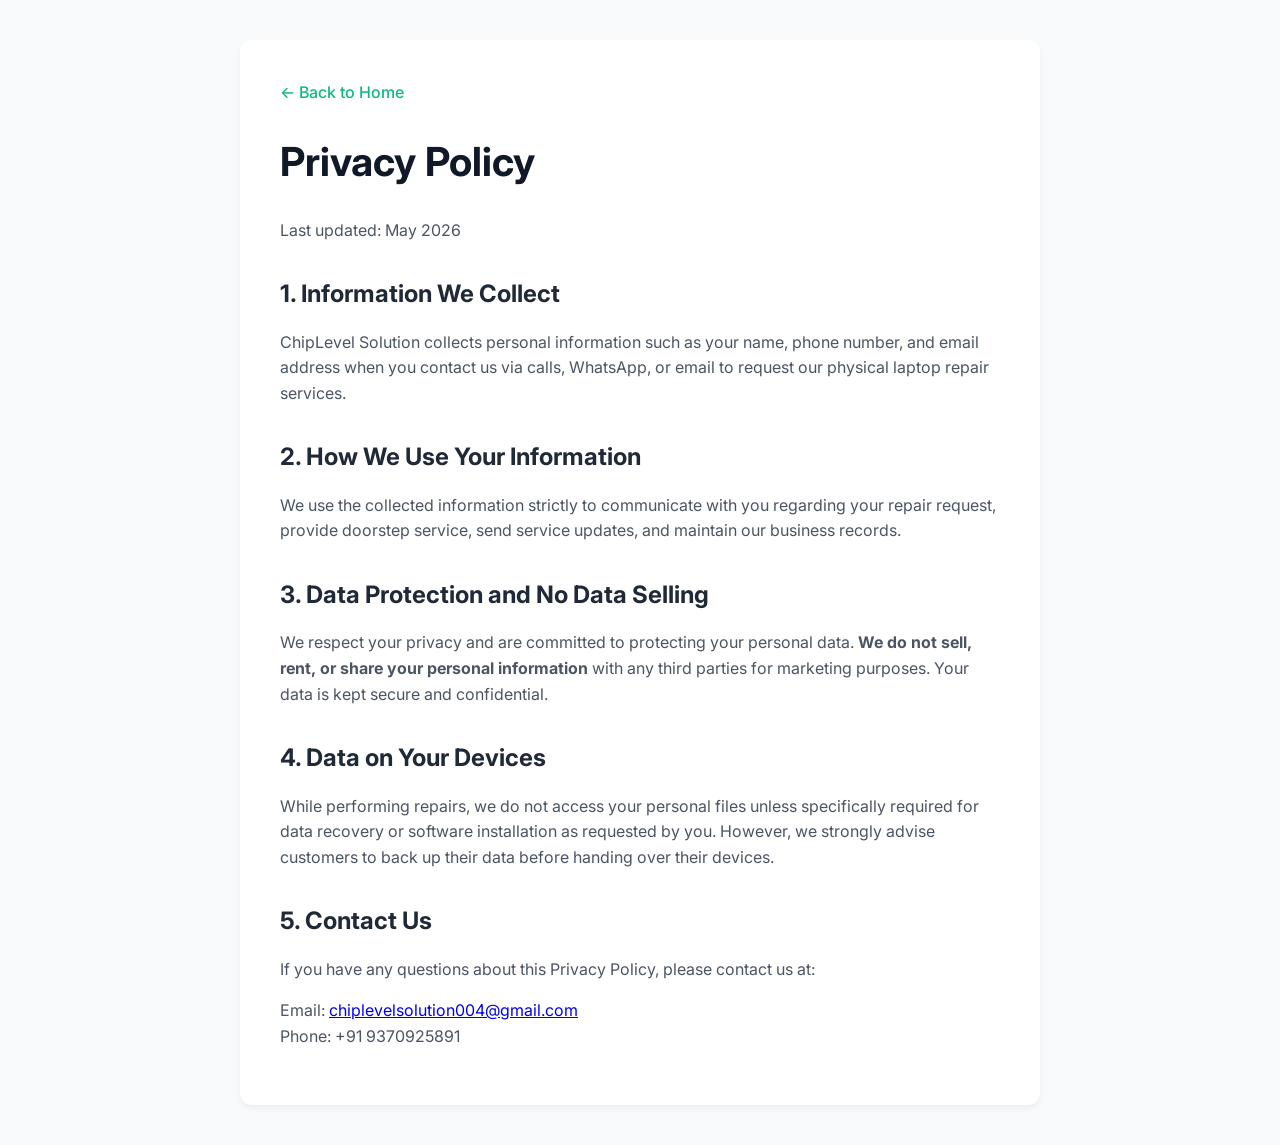
<file: privacy.html>
<!DOCTYPE html>
<html lang="en">
<head>
    <meta charset="UTF-8">
    <meta name="viewport" content="width=device-width, initial-scale=1.0">
    <title>Privacy Policy - ChipLevel Solution</title>
    <link rel="stylesheet" href="style.css">
    <link href="https://fonts.googleapis.com/css2?family=Inter:wght@400;500;600;700&display=swap" rel="stylesheet">
    <style>
        body { font-family: 'Inter', sans-serif; line-height: 1.6; color: #333; background: #f9fafb; margin: 0; padding: 0; }
        .legal-container { max-width: 800px; margin: 40px auto; padding: 40px; background: #fff; border-radius: 12px; box-shadow: 0 4px 6px rgba(0,0,0,0.05); }
        h1 { color: #111827; margin-bottom: 24px; font-size: 2.5rem; }
        h2 { color: #1f2937; margin-top: 32px; margin-bottom: 16px; font-size: 1.5rem; }
        p { margin-bottom: 16px; color: #4b5563; }
        .back-link { display: inline-block; margin-bottom: 24px; color: #10b981; text-decoration: none; font-weight: 500; }
        .back-link:hover { text-decoration: underline; }
    </style>
</head>
<body>
    <div class="legal-container">
        <a href="index.html" class="back-link">← Back to Home</a>
        <h1>Privacy Policy</h1>
        <p>Last updated: May 2026</p>

        <h2>1. Information We Collect</h2>
        <p>ChipLevel Solution collects personal information such as your name, phone number, and email address when you contact us via calls, WhatsApp, or email to request our physical laptop repair services.</p>

        <h2>2. How We Use Your Information</h2>
        <p>We use the collected information strictly to communicate with you regarding your repair request, provide doorstep service, send service updates, and maintain our business records.</p>

        <h2>3. Data Protection and No Data Selling</h2>
        <p>We respect your privacy and are committed to protecting your personal data. <strong>We do not sell, rent, or share your personal information</strong> with any third parties for marketing purposes. Your data is kept secure and confidential.</p>

        <h2>4. Data on Your Devices</h2>
        <p>While performing repairs, we do not access your personal files unless specifically required for data recovery or software installation as requested by you. However, we strongly advise customers to back up their data before handing over their devices.</p>

        <h2>5. Contact Us</h2>
        <p>If you have any questions about this Privacy Policy, please contact us at:</p>
        <p>Email: <a href="mailto:chiplevelsolution004@gmail.com">chiplevelsolution004@gmail.com</a><br>
        Phone: +91 9370925891</p>
    </div>
</body>
</html>
</file>
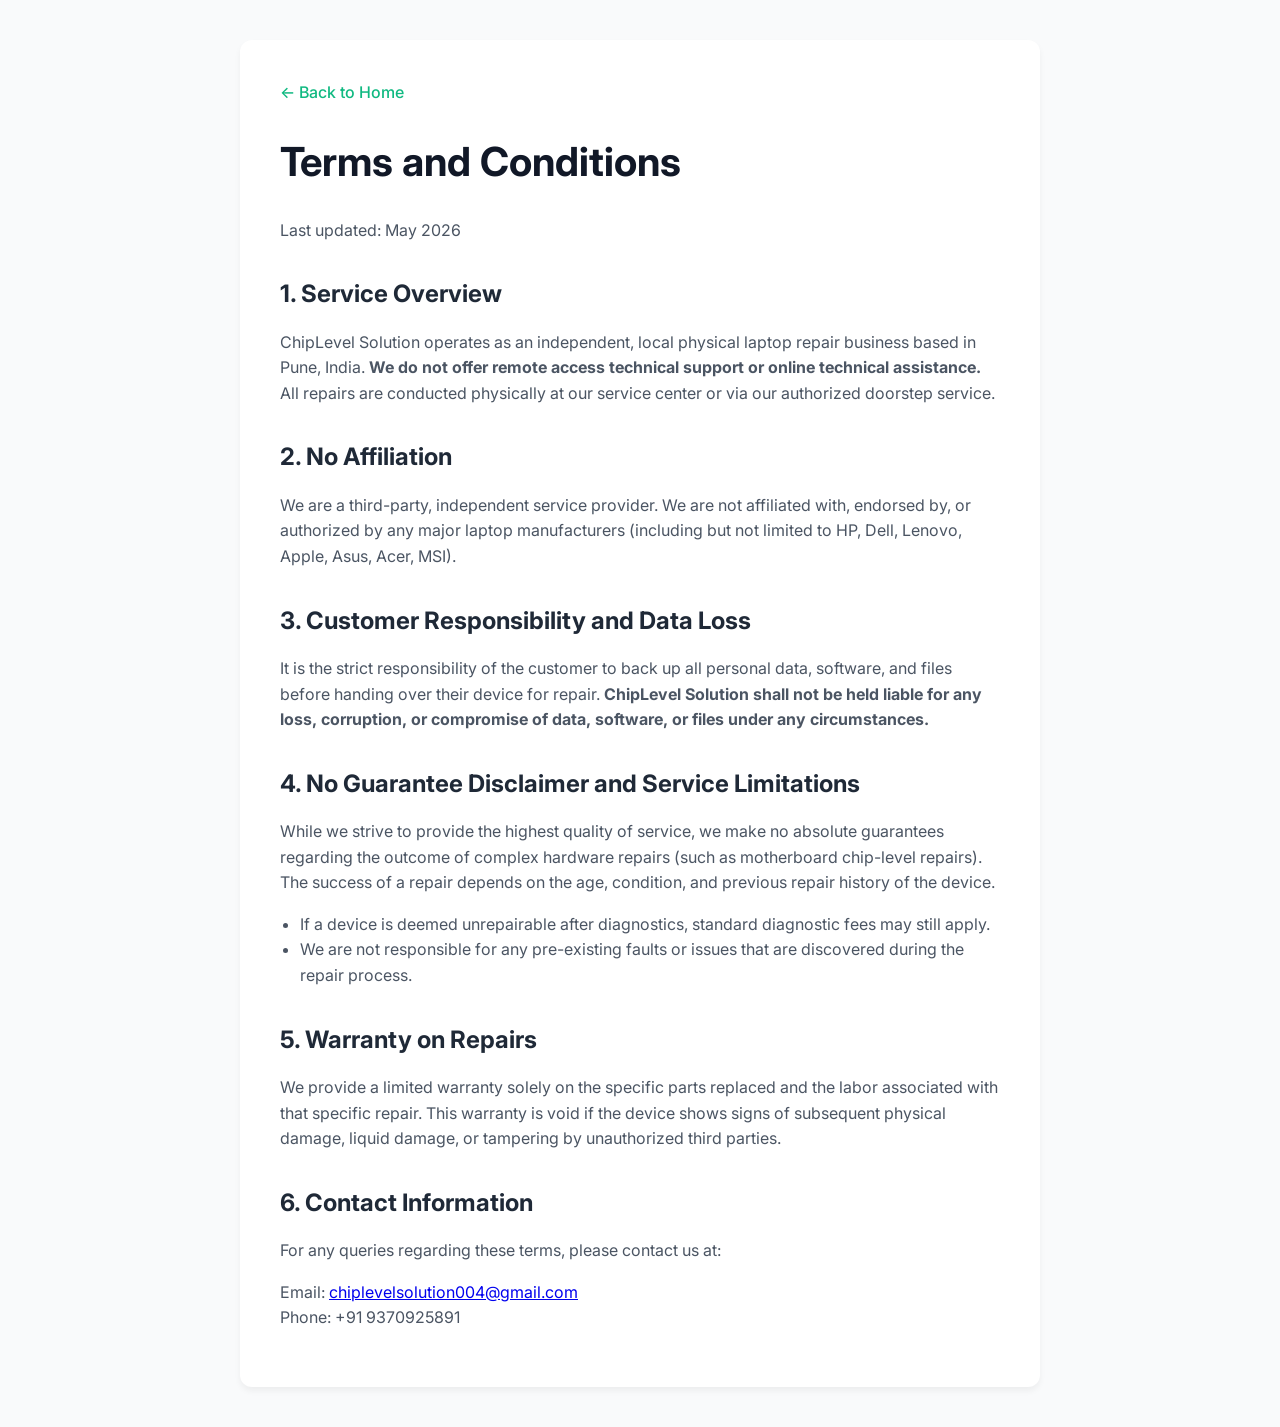
<file: terms.html>
<!DOCTYPE html>
<html lang="en">
<head>
    <meta charset="UTF-8">
    <meta name="viewport" content="width=device-width, initial-scale=1.0">
    <title>Terms & Conditions - ChipLevel Solution</title>
    <link rel="stylesheet" href="style.css">
    <link href="https://fonts.googleapis.com/css2?family=Inter:wght@400;500;600;700&display=swap" rel="stylesheet">
    <style>
        body { font-family: 'Inter', sans-serif; line-height: 1.6; color: #333; background: #f9fafb; margin: 0; padding: 0; }
        .legal-container { max-width: 800px; margin: 40px auto; padding: 40px; background: #fff; border-radius: 12px; box-shadow: 0 4px 6px rgba(0,0,0,0.05); }
        h1 { color: #111827; margin-bottom: 24px; font-size: 2.5rem; }
        h2 { color: #1f2937; margin-top: 32px; margin-bottom: 16px; font-size: 1.5rem; }
        p, ul { margin-bottom: 16px; color: #4b5563; }
        ul { padding-left: 20px; }
        .back-link { display: inline-block; margin-bottom: 24px; color: #10b981; text-decoration: none; font-weight: 500; }
        .back-link:hover { text-decoration: underline; }
    </style>
</head>
<body>
    <div class="legal-container">
        <a href="index.html" class="back-link">← Back to Home</a>
        <h1>Terms and Conditions</h1>
        <p>Last updated: May 2026</p>

        <h2>1. Service Overview</h2>
        <p>ChipLevel Solution operates as an independent, local physical laptop repair business based in Pune, India. <strong>We do not offer remote access technical support or online technical assistance.</strong> All repairs are conducted physically at our service center or via our authorized doorstep service.</p>

        <h2>2. No Affiliation</h2>
        <p>We are a third-party, independent service provider. We are not affiliated with, endorsed by, or authorized by any major laptop manufacturers (including but not limited to HP, Dell, Lenovo, Apple, Asus, Acer, MSI).</p>

        <h2>3. Customer Responsibility and Data Loss</h2>
        <p>It is the strict responsibility of the customer to back up all personal data, software, and files before handing over their device for repair. <strong>ChipLevel Solution shall not be held liable for any loss, corruption, or compromise of data, software, or files under any circumstances.</strong></p>

        <h2>4. No Guarantee Disclaimer and Service Limitations</h2>
        <p>While we strive to provide the highest quality of service, we make no absolute guarantees regarding the outcome of complex hardware repairs (such as motherboard chip-level repairs). The success of a repair depends on the age, condition, and previous repair history of the device.</p>
        <ul>
            <li>If a device is deemed unrepairable after diagnostics, standard diagnostic fees may still apply.</li>
            <li>We are not responsible for any pre-existing faults or issues that are discovered during the repair process.</li>
        </ul>

        <h2>5. Warranty on Repairs</h2>
        <p>We provide a limited warranty solely on the specific parts replaced and the labor associated with that specific repair. This warranty is void if the device shows signs of subsequent physical damage, liquid damage, or tampering by unauthorized third parties.</p>

        <h2>6. Contact Information</h2>
        <p>For any queries regarding these terms, please contact us at:</p>
        <p>Email: <a href="mailto:chiplevelsolution004@gmail.com">chiplevelsolution004@gmail.com</a><br>
        Phone: +91 9370925891</p>
    </div>
</body>
</html>
</file>
<file: style.css>
/* ============================
   CHIPLEVEL SOLUTION - STYLE.CSS
   ============================= */

@import url('https://fonts.googleapis.com/css2?family=Inter:wght@400;500;600;700;800;900&display=swap');

* {
    margin: 0;
    padding: 0;
    box-sizing: border-box;
    scroll-behavior: smooth;
}

html, body {
    max-width: 100%;
    overflow-x: hidden;
}

:root {
    --primary: #10b981;
    --primary-dark: #059669;
    --primary-light: #ecfdf5;
    --white: #ffffff;
    --light: #f8f9fa;
    --text-dark: #1a1a2e;
    --text-mid: #444;
    --text-light: #777;
    --border: #e5e7eb;
    --shadow: 0 2px 20px rgba(0, 0, 0, 0.08);
    --shadow-hover: 0 8px 30px rgba(0, 0, 0, 0.14);
    --radius: 12px;
}

body {
    font-family: 'Inter', sans-serif;
    color: var(--text-dark);
    background: var(--white);
    overflow-x: hidden;
}

/* ===== UTILITIES ===== */
.container {
    max-width: 1100px;
    margin: 0 auto;
    padding: 0 20px;
}

.section {
    padding: 70px 0;
}

.bg-light {
    background: var(--light);
}

.bg-white {
    background: var(--white);
}

.section-header {
    text-align: center;
    margin-bottom: 50px;
}

.section-header h2 {
    font-size: 32px;
    font-weight: 800;
    color: var(--text-dark);
    letter-spacing: 1px;
    margin-bottom: 10px;
}

.section-header p {
    color: var(--text-light);
    font-size: 16px;
}

/* ===== NAVBAR ===== */
.navbar {
    position: sticky;
    top: 0;
    z-index: 1000;
    background: var(--white);
    border-bottom: 1px solid var(--border);
    box-shadow: 0 1px 10px rgba(0, 0, 0, 0.06);
}

.nav-container {
    max-width: 1200px;
    margin: 0 auto;
    padding: 0 20px;
    display: flex;
    align-items: center;
    justify-content: space-between;
    height: 64px;
}

.brand-logo {
    text-decoration: none;
    font-size: 20px;
    font-weight: 800;
}

.brand-primary {
    color: var(--primary);
}

.brand-secondary {
    color: var(--text-dark);
}

.nav-links {
    display: flex;
    gap: 5px;
}

.nav-link {
    text-decoration: none;
    color: var(--text-mid);
    font-size: 15px;
    font-weight: 500;
    padding: 8px 14px;
    border-radius: 6px;
    transition: all 0.2s;
}

.nav-link:hover,
.nav-link.active {
    color: var(--primary);
}

.nav-link {
    position: relative;
}

.nav-link::after {
    content: '';
    position: absolute;
    width: 0;
    height: 2px;
    bottom: -2px;
    left: 50%;
    background-color: var(--primary);
    transition: all 0.3s cubic-bezier(0.25, 1, 0.5, 1);
    transform: translateX(-50%);
}

.nav-link:hover::after,
.nav-link.active::after {
    width: 80%;
}

.nav-call-btn {
    display: inline-flex;
    align-items: center;
    gap: 8px;
    background: var(--primary);
    color: white;
    text-decoration: none;
    font-weight: 700;
    font-size: 14px;
    padding: 10px 20px;
    border-radius: 50px;
    transition: background 0.2s, transform 0.2s;
    white-space: nowrap;
}

.nav-call-btn:hover {
    background: var(--primary-dark);
    transform: translateY(-1px);
}

.hamburger {
    display: none;
    flex-direction: column;
    gap: 5px;
    background: none;
    border: none;
    cursor: pointer;
    padding: 5px;
}

.hamburger span {
    display: block;
    width: 24px;
    height: 2px;
    background: var(--text-dark);
    border-radius: 2px;
    transition: 0.3s;
}

/* ===== HERO ===== */
.hero {
    position: relative;
    min-height: 480px;
    display: flex;
    align-items: center;
    justify-content: center;
    background: linear-gradient(135deg, #1a1a2e 0%, #16213e 60%, #0f3460 100%);
    text-align: center;
    padding: 80px 20px;
    overflow: hidden;
}

.hero-bg-anim {
    position: absolute;
    inset: -5%;
    width: 110%;
    height: 110%;
    background: url('https://images.unsplash.com/photo-1588872657578-7efd1f1555ed?w=1400&fit=crop') center/cover no-repeat;
    opacity: 0.15;
    animation: zoomBg 20s infinite alternate linear;
}

@keyframes zoomBg {
    from {
        transform: scale(1);
    }

    to {
        transform: scale(1.15);
    }
}

.hero-overlay {
    position: absolute;
    inset: 0;
    background: radial-gradient(circle at 20% 50%, rgba(16, 185, 129, 0.15) 0%, transparent 50%),
        radial-gradient(circle at 80% 80%, rgba(15, 52, 96, 0.5) 0%, transparent 50%);
    z-index: 0;
    animation: pulseOverlay 8s infinite alternate ease-in-out;
}

@keyframes pulseOverlay {
    from {
        opacity: 0.5;
    }

    to {
        opacity: 1;
    }
}

.hero-content {
    position: relative;
    z-index: 1;
    max-width: 750px;
}

.hero-badges {
    display: flex;
    flex-wrap: wrap;
    gap: 12px;
    justify-content: center;
    margin-bottom: 20px;
}

.hero-tagline {
    display: inline-block;
    background: rgba(16, 185, 129, 0.2);
    border: 1px solid rgba(16, 185, 129, 0.4);
    color: #34d399;
    font-size: 14px;
    font-weight: 600;
    padding: 6px 18px;
    border-radius: 50px;
    letter-spacing: 0.5px;
    box-shadow: 0 0 15px rgba(16, 185, 129, 0.4);
    animation: floatingTag 3s ease-in-out infinite;
}

.hero-tagline:nth-child(2) {
    animation-delay: 1.5s;
}

@keyframes floatingTag {
    0% {
        transform: translateY(0);
    }

    50% {
        transform: translateY(-5px);
    }

    100% {
        transform: translateY(0);
    }
}

.hero-content h1 {
    font-size: clamp(32px, 6vw, 56px);
    font-weight: 900;
    line-height: 1.15;
    margin-bottom: 18px;

    background: linear-gradient(90deg, #fff, #ecfdf5, #a7f3d0, #fff);
    background-size: 300% 100%;
    -webkit-background-clip: text;
    background-clip: text;
    -webkit-text-fill-color: transparent;
    animation: textShine 8s infinite linear;
}

@keyframes textShine {
    0% {
        background-position: 100% 50%;
    }

    100% {
        background-position: -200% 50%;
    }
}

.hero-sub {
    color: rgba(255, 255, 255, 0.75);
    font-size: 17px;
    margin-bottom: 36px;
    line-height: 1.6;
}

.hero-actions {
    display: flex;
    gap: 16px;
    justify-content: center;
    flex-wrap: wrap;
}

.btn-primary-call {
    display: inline-flex;
    align-items: center;
    gap: 8px;
    background: var(--primary);
    color: white;
    text-decoration: none;
    font-weight: 800;
    font-size: 18px;
    padding: 16px 36px;
    border-radius: 50px;
    animation: heroPulse 1.4s infinite;
    transition: background 0.2s;
}

.btn-primary-call:hover {
    background: var(--primary-dark);
}

@keyframes heroPulse {
    0% {
        box-shadow: 0 0 0 0 rgba(16, 185, 129, 0.7);
        transform: scale(1);
    }

    50% {
        box-shadow: 0 0 0 18px rgba(16, 185, 129, 0);
        transform: scale(1.04);
    }

    100% {
        box-shadow: 0 0 0 0 rgba(16, 185, 129, 0);
        transform: scale(1);
    }
}

.btn-outline {
    display: inline-flex;
    align-items: center;
    gap: 8px;
    border: 2px solid rgba(255, 255, 255, 0.5);
    color: white;
    text-decoration: none;
    font-weight: 700;
    font-size: 16px;
    padding: 14px 30px;
    border-radius: 50px;
    transition: all 0.2s;
}

.btn-outline:hover {
    background: rgba(255, 255, 255, 0.15);
    border-color: white;
}

/* ===== SERVICES GRID ===== */
.services-grid {
    display: grid;
    grid-template-columns: repeat(2, 1fr);
    gap: 24px;
}

.service-card {
    background: var(--white);
    border-radius: var(--radius);
    overflow: hidden;
    box-shadow: var(--shadow);
    border: 1px solid var(--border);
    transition: box-shadow 0.3s, transform 0.3s;
}

.service-card:hover {
    box-shadow: var(--shadow-hover);
    transform: translateY(-4px);
}

.service-card img {
    width: 100%;
    height: 200px;
    object-fit: cover;
    display: block;
    transition: transform 0.6s cubic-bezier(0.25, 1, 0.5, 1);
}

.service-card:hover img {
    transform: scale(1.08);
}

.service-info {
    padding: 18px 20px;
    display: flex;
    align-items: center;
    justify-content: space-between;
    flex-wrap: wrap;
    gap: 12px;
}

.service-info h3 {
    font-size: 16px;
    font-weight: 700;
    color: var(--text-dark);
}

.service-call-btn {
    display: inline-flex;
    align-items: center;
    gap: 6px;
    background: var(--primary);
    color: white;
    text-decoration: none;
    font-size: 13px;
    font-weight: 700;
    padding: 9px 16px;
    border-radius: 50px;
    transition: background 0.2s, transform 0.2s;
    white-space: nowrap;
}

.service-call-btn:hover {
    background: var(--primary-dark);
    transform: scale(1.04);
}

/* ===== BRANDS BAR ===== */
.brands-section {
    background: var(--white);
    padding: 30px 0;
    border-top: 1px solid var(--border);
    border-bottom: 1px solid var(--border);
}

.brands-wrapper {
    display: flex;
    align-items: center;
    justify-content: center;
    gap: 40px;
    flex-wrap: wrap;
}

.brands-title {
    font-size: 14px;
    font-weight: 700;
    color: var(--text-light);
    text-transform: uppercase;
    letter-spacing: 1px;
}

.brands-grid {
    display: flex;
    gap: 30px;
    align-items: center;
    flex-wrap: wrap;
    justify-content: center;
}

.brands-grid span {
    font-size: 18px;
    font-weight: 900;
    color: #cbd5e1;
    transition: color 0.3s;
    user-select: none;
}

.brands-grid span:hover {
    color: var(--primary);
}

@media (max-width: 768px) {
    .brands-wrapper {
        flex-direction: column;
        gap: 20px;
    }
}

/* ===== WHY US ===== */
.why-grid {
    display: grid;
    grid-template-columns: repeat(auto-fit, minmax(220px, 1fr));
    gap: 24px;
}

.why-card {
    background: var(--white);
    border: 1px solid var(--border);
    border-radius: var(--radius);
    padding: 30px 24px;
    text-align: center;
    box-shadow: var(--shadow);
    transition: transform 0.3s, box-shadow 0.3s;
}

.why-card:hover {
    transform: translateY(-4px);
    box-shadow: var(--shadow-hover);
}

.why-icon {
    font-size: 36px;
    margin-bottom: 14px;
}

.why-card h3 {
    font-size: 17px;
    font-weight: 700;
    margin-bottom: 10px;
    color: var(--text-dark);
}

.why-card p {
    font-size: 14px;
    color: var(--text-light);
    line-height: 1.6;
}

/* ===== ACHIEVEMENTS ===== */
.achievements-grid {
    display: grid;
    grid-template-columns: repeat(2, 1fr);
    gap: 20px;
}

.achievement-card {
    background: var(--white);
    border: 1px solid var(--border);
    border-radius: var(--radius);
    padding: 36px 20px;
    text-align: center;
    box-shadow: var(--shadow);
    transition: transform 0.3s;
}

.achievement-card:hover {
    transform: translateY(-3px);
}

.achievement-num {
    display: block;
    font-size: clamp(36px, 6vw, 52px);
    font-weight: 900;
    color: var(--primary);
    margin-bottom: 8px;
}

.achievement-card p {
    font-size: 14px;
    color: var(--text-mid);
    font-weight: 600;
}

/* ===== CONTACT ===== */
.contact-grid {
    display: grid;
    grid-template-columns: repeat(auto-fit, minmax(220px, 1fr));
    gap: 20px;
}

.contact-card {
    background: var(--white);
    border: 1px solid var(--border);
    border-radius: var(--radius);
    padding: 34px 20px;
    text-align: center;
    box-shadow: var(--shadow);
    transition: transform 0.3s;
}

.contact-card:hover {
    transform: translateY(-3px);
}

.contact-icon-wrap {
    width: 60px;
    height: 60px;
    border-radius: 50%;
    display: flex;
    align-items: center;
    justify-content: center;
    font-size: 24px;
    margin: 0 auto 16px;
}

.contact-icon-wrap.primary {
    background: var(--primary);
}

.contact-card h3 {
    font-size: 16px;
    font-weight: 700;
    margin-bottom: 8px;
    color: var(--text-dark);
}

.contact-card a,
.contact-card p {
    color: var(--text-light);
    font-size: 14px;
    text-decoration: none;
}

.contact-card a:hover {
    color: var(--primary);
}

/* ===== DISCLAIMER ===== */
.disclaimer-section {
    padding: 50px 0;
    background: #fff;
    border-top: 1px solid var(--border);
}

.disclaimer-section h2 {
    font-size: 22px;
    font-weight: 800;
    margin-bottom: 16px;
    color: var(--text-dark);
}

.disclaimer-section p {
    font-size: 14px;
    color: var(--text-light);
    line-height: 1.8;
    margin-bottom: 12px;
    max-width: 800px;
}

.disclaimer-section strong {
    color: var(--text-mid);
}

/* ===== FOOTER ===== */
.site-footer {
    background: #1a1a2e;
    color: rgba(255, 255, 255, 0.7);
    padding: 60px 0 0;
}

.footer-grid {
    display: grid;
    grid-template-columns: 2fr 1fr 1fr 1.5fr;
    gap: 40px;
    padding-bottom: 40px;
}

.footer-brand {
    font-size: 20px;
    font-weight: 800;
    margin-bottom: 14px;
    color: white;
}

.footer-col p {
    font-size: 14px;
    line-height: 1.7;
    margin-bottom: 16px;
}

.social-links {
    display: flex;
    gap: 10px;
}

.social-links a {
    width: 36px;
    height: 36px;
    background: rgba(255, 255, 255, 0.08);
    border-radius: 50%;
    display: flex;
    align-items: center;
    justify-content: center;
    text-decoration: none;
    color: white;
    font-size: 12px;
    font-weight: 700;
    transition: background 0.2s;
    text-transform: uppercase;
}

.social-links a:hover {
    background: var(--primary);
}

.footer-col h4 {
    font-size: 14px;
    font-weight: 700;
    color: white;
    margin-bottom: 16px;
    text-transform: uppercase;
    letter-spacing: 0.5px;
}

.footer-col ul {
    list-style: none;
    display: flex;
    flex-direction: column;
    gap: 8px;
}

.footer-col ul li,
.footer-col ul li a {
    font-size: 14px;
    color: rgba(255, 255, 255, 0.6);
    text-decoration: none;
    transition: color 0.2s;
}

.footer-col ul li a:hover {
    color: var(--primary);
}

.contact-info-list li {
    display: flex;
    gap: 8px;
    align-items: flex-start;
}

.contact-info-list span {
    font-size: 14px;
}

.footer-bottom {
    border-top: 1px solid rgba(255, 255, 255, 0.08);
    text-align: center;
    padding: 20px;
    font-size: 13px;
    color: rgba(255, 255, 255, 0.4);
}

/* ===== FLOATING BUTTONS ===== */
.fab-container {
    position: fixed;
    bottom: 28px;
    right: 28px;
    z-index: 9999;
    display: flex;
    flex-direction: column;
    gap: 15px;
}

.fab-call,
.fab-whatsapp {
    width: 62px;
    height: 62px;
    border-radius: 50%;
    display: flex;
    align-items: center;
    justify-content: center;
    text-decoration: none;
    transition: transform 0.3s;
    box-shadow: 0 4px 20px rgba(0, 0, 0, 0.2);
}

.fab-call {
    background: var(--primary);
    box-shadow: 0 4px 20px rgba(16, 185, 129, 0.5);
    animation: fabPop 0.5s ease 1s both, fabBounce 1.6s ease 1.5s infinite;
    position: relative;
}

.fab-whatsapp {
    background: #25d366;
    box-shadow: 0 4px 20px rgba(37, 211, 102, 0.4);
    position: relative;
}

.fab-call:hover,
.fab-whatsapp:hover {
    transform: scale(1.1);
}

.fab-icon {
    display: flex;
    align-items: center;
    justify-content: center;
    font-size: 26px;
    line-height: 1;
}

.fab-icon svg {
    width: 32px;
    height: 32px;
}

.fab-ripple {
    position: absolute;
    width: 100%;
    height: 100%;
    border-radius: 50%;
    border: 2px solid var(--primary);
    animation: ripple 1.6s infinite;
}

.fab-ripple.delay {
    animation-delay: 0.6s;
}

@keyframes fabBounce {

    0%,
    100% {
        transform: scale(1);
    }

    50% {
        transform: scale(1.1);
    }
}

@keyframes ripple {
    0% {
        transform: scale(1);
        opacity: 0.8;
    }

    100% {
        transform: scale(2.2);
        opacity: 0;
    }
}

/* ===== ANIMATIONS ===== */

/* Section heading animated red underline */
.section-header h2 {
    display: inline-block;
    position: relative;
    padding-bottom: 12px;
}

.section-header h2::after {
    content: '';
    position: absolute;
    bottom: 0;
    left: 50%;
    transform: translateX(-50%);
    width: 0;
    height: 4px;
    background: var(--primary);
    border-radius: 2px;
    transition: width 0.7s ease;
}

.section-header h2.line-visible::after {
    width: 60px;
}

/* Shimmer on service call buttons */
.service-call-btn {
    position: relative;
    overflow: hidden;
}

.service-call-btn::after {
    content: '';
    position: absolute;
    top: 0;
    left: -80%;
    width: 50%;
    height: 100%;
    background: linear-gradient(to right, transparent, rgba(255, 255, 255, 0.3), transparent);
    transform: skewX(-20deg);
    animation: shimmer 2.5s infinite;
}

@keyframes shimmer {
    0% {
        left: -80%;
    }

    100% {
        left: 160%;
    }
}

/* Stagger fade-in delays for cards */
.service-card:nth-child(1) {
    transition-delay: 0s;
}

.service-card:nth-child(2) {
    transition-delay: 0.1s;
}

.service-card:nth-child(3) {
    transition-delay: 0.2s;
}

.service-card:nth-child(4) {
    transition-delay: 0.3s;
}

.service-card:nth-child(5) {
    transition-delay: 0.4s;
}

.service-card:nth-child(6) {
    transition-delay: 0.5s;
}

.service-card:nth-child(7) {
    transition-delay: 0.6s;
}

/* Achievement number pulse on reveal */
@keyframes countPop {
    0% {
        transform: scale(0.5);
        opacity: 0;
    }

    70% {
        transform: scale(1.15);
    }

    100% {
        transform: scale(1);
        opacity: 1;
    }
}

.achievement-num.pop {
    animation: countPop 0.6s ease forwards;
}

/* Why-us icon bounce */
.why-card:hover .why-icon {
    animation: bounce 0.5s ease;
}

@keyframes bounce {
    0% {
        transform: translateY(0);
    }

    40% {
        transform: translateY(-10px);
    }

    70% {
        transform: translateY(-5px);
    }

    100% {
        transform: translateY(0);
    }
}

/* Navbar animated border bottom on scroll */
.navbar.scrolled {
    border-bottom: 2px solid var(--primary);
}

/* Contact card icon spin on hover */
.contact-card:hover .contact-icon-wrap {
    animation: spin 0.5s ease;
}

@keyframes spin {
    from {
        transform: rotate(0deg);
    }

    to {
        transform: rotate(360deg);
    }
}

/* FAB entrance pop */
@keyframes fabPop {
    0% {
        transform: scale(0);
        opacity: 0;
    }

    80% {
        transform: scale(1.15);
    }

    100% {
        transform: scale(1);
        opacity: 1;
    }
}

/* Removed redundant animation declaration */

/* ===== 100% ADVANCED ANIMATION OVERHAUL ===== */

/* Inherit No Cursor */
body {
    cursor: none;
}

a,
button,
input,
textarea {
    cursor: none !important;
}

/* Custom Cursor */
.cursor-dot {
    position: fixed;
    top: 0;
    left: 0;
    width: 8px;
    height: 8px;
    background-color: var(--primary);
    border-radius: 50%;
    transform: translate(-50%, -50%);
    pointer-events: none;
    z-index: 10000;
    transition: transform 0.1s;
}

.cursor-outline {
    position: fixed;
    top: 0;
    left: 0;
    width: 40px;
    height: 40px;
    border: 2px solid rgba(16, 185, 129, 0.5);
    border-radius: 50%;
    transform: translate(-50%, -50%);
    pointer-events: none;
    z-index: 9999;
    transition: transform 0.15s ease-out, width 0.2s, height 0.2s;
}

/* Scroll Progress Bar */
#scroll-progress {
    position: fixed;
    top: 0;
    left: 0;
    width: 0%;
    height: 3px;
    background-color: var(--primary);
    z-index: 10001;
    box-shadow: 0 0 10px var(--primary);
}

/* Preloader */
#preloader {
    position: fixed;
    inset: 0;
    background: #111;
    z-index: 99999;
    display: flex;
    align-items: center;
    justify-content: center;
    transition: transform 0.8s cubic-bezier(0.77, 0, 0.175, 1);
}

.preloader-content {
    display: flex;
    flex-direction: column;
    align-items: center;
    gap: 15px;
}

.loader-line {
    width: 150px;
    height: 2px;
    background: rgba(255, 255, 255, 0.1);
    position: relative;
    overflow: hidden;
}

.loader-line::after {
    content: '';
    position: absolute;
    left: 0;
    top: 0;
    height: 100%;
    width: 50%;
    background: var(--primary);
    animation: loaderSweep 1s infinite ease-in-out alternate;
}

@keyframes loaderSweep {
    0% {
        left: -50%;
    }

    100% {
        left: 100%;
    }
}

/* Particles Hero Container */
.particles-container {
    position: absolute;
    inset: 0;
    z-index: 0;
}

/* Infinite Marquee */
.marquee-container {
    background: #111;
    color: white;
    padding: 15px 0;
    overflow: hidden;
    position: relative;
    display: flex;
    align-items: center;
    border-bottom: 2px solid rgba(16, 185, 129, 0.3);
}

.marquee-content {
    display: flex;
    white-space: nowrap;
    animation: scrollMarquee 20s linear infinite;
    gap: 30px;
    font-weight: 700;
    font-size: 14px;
    letter-spacing: 1px;
}

.marquee-content .dot {
    color: var(--primary);
}

@keyframes scrollMarquee {
    0% {
        transform: translateX(0);
    }

    100% {
        transform: translateX(-50%);
    }
}


@media (max-width: 900px) {
    .footer-grid {
        grid-template-columns: 1fr 1fr;
    }
}

@media (max-width: 768px) {

    .nav-links,
    .nav-call-btn {
        display: none;
    }

    .nav-links.open {
        display: flex;
        flex-direction: column;
        position: absolute;
        top: 64px;
        left: 0;
        right: 0;
        background: white;
        padding: 16px;
        border-top: 1px solid var(--border);
        box-shadow: 0 8px 20px rgba(0, 0, 0, 0.08);
        z-index: 999;
    }

    .nav-links.open+.nav-call-btn {
        display: none;
    }

    .hamburger {
        display: flex;
    }

    .services-grid {
        grid-template-columns: 1fr;
    }

    .achievements-grid {
        grid-template-columns: 1fr 1fr;
    }

    .footer-grid {
        grid-template-columns: 1fr;
        gap: 30px;
    }

    .hero-actions {
        flex-direction: column;
        align-items: center;
    }

    .btn-primary-call {
        font-size: 16px;
        padding: 14px 28px;
    }

    .section {
        padding: 50px 0;
    }

    .fab-container {
        bottom: 15px;
        right: 15px;
        gap: 10px;
    }

    .fab-call,
    .fab-whatsapp {
        width: 52px;
        height: 52px;
    }

    .fab-icon {
        font-size: 20px;
    }

    .fab-icon svg {
        width: 26px;
        height: 26px;
    }
}

@media (max-width: 480px) {
    .section-header h2 {
        font-size: 26px;
    }

    .hero-content h1 {
        font-size: 28px;
    }

    .achievements-grid {
        grid-template-columns: 1fr 1fr;
    }

    .contact-grid {
        grid-template-columns: 1fr;
    }
}
</file>
